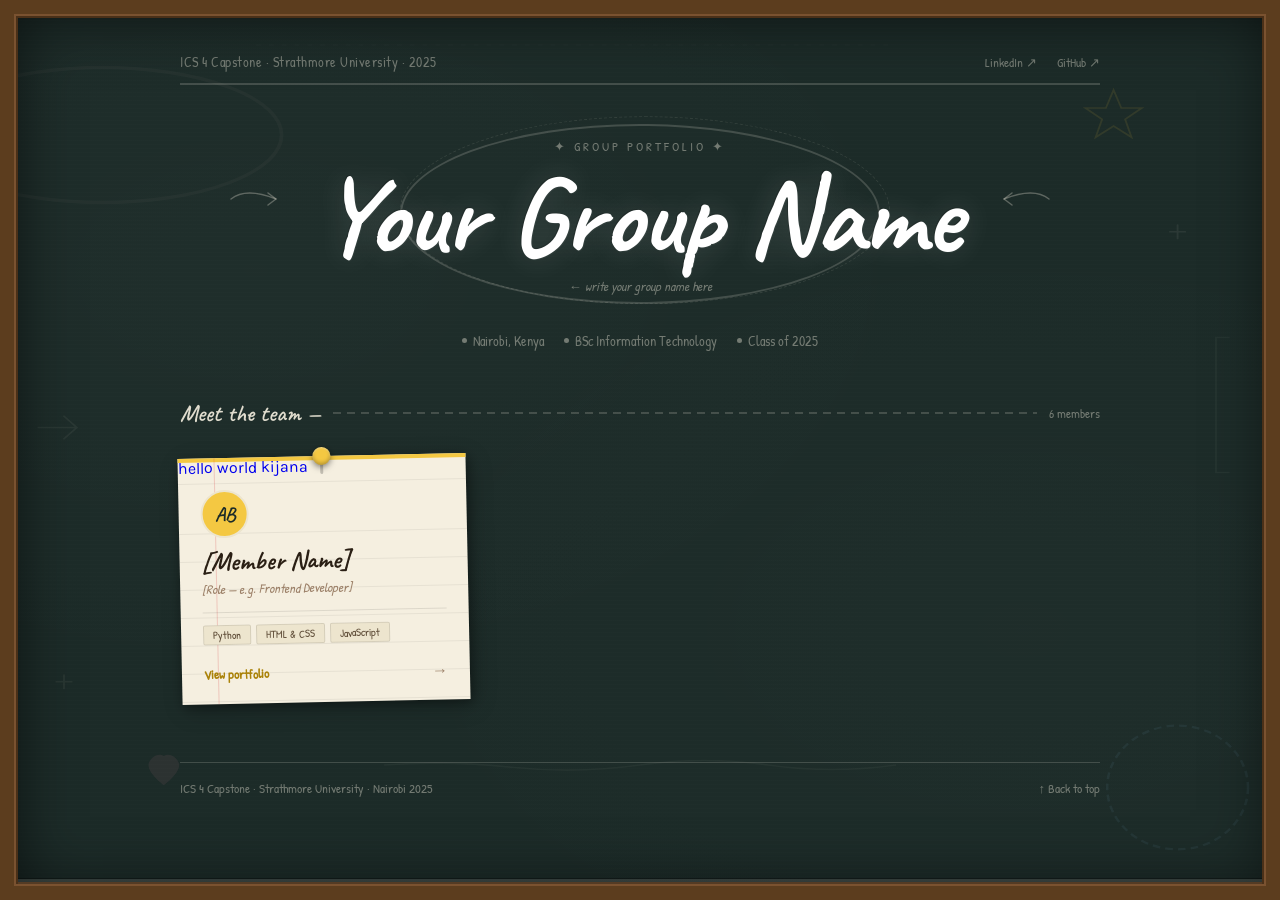
<file: index.html>
<!DOCTYPE html>
<html lang="en">
<head>
  <meta charset="UTF-8">
  <meta name="viewport" content="width=device-width, initial-scale=1.0">
  <title>ICS 4 Capstone 2025 — Group Portfolio</title>
  <link rel="preconnect" href="https://fonts.googleapis.com">
  <link rel="preconnect" href="https://fonts.gstatic.com" crossorigin>
  <link href="https://fonts.googleapis.com/css2?family=Caveat:wght@400;500;600;700&family=Karla:ital,wght@0,300;0,400;0,500;0,600;1,300;1,400&family=Patrick+Hand&display=swap" rel="stylesheet">
  <style>
    *, *::before, *::after { box-sizing: border-box; margin: 0; padding: 0; }

    :root {
      --board:     #1C2B28;
      --board2:    #243330;
      --board3:    #2D3E3A;
      --chalk:     rgba(245,239,224,0.90);
      --chalk-dim: rgba(245,239,224,0.40);
      --chalk-faint: rgba(245,239,224,0.18);
      --card:      #F5EFE0;
      --card2:     #EDE5CE;
      --card-ink:  #2A1F14;
      --card-ink2: #5C4A35;
      --card-ink3: #9C8068;

      /* Chalk colours — one per member */
      --k1: #F4C842;   /* yellow chalk  */
      --k2: #F07B5A;   /* orange chalk  */
      --k3: #82D9B4;   /* mint chalk    */
      --k4: #8BBFE8;   /* blue chalk    */
      --k5: #D98BE0;   /* lavender chalk*/
      --k6: #F08BA8;   /* pink chalk    */
    }

    html { scroll-behavior: smooth; }

    body {
      font-family: 'Karla', system-ui, sans-serif;
      background: var(--board);
      color: var(--chalk);
      min-height: 100vh;
      -webkit-font-smoothing: antialiased;
      overflow-x: hidden;
      /* Chalkboard texture: subtle noise via repeating gradients */
      background-image:
        radial-gradient(ellipse at 20% 30%, rgba(255,255,255,0.015) 0%, transparent 50%),
        radial-gradient(ellipse at 80% 70%, rgba(255,255,255,0.010) 0%, transparent 50%),
        repeating-linear-gradient(
          0deg,
          transparent,
          transparent 3px,
          rgba(255,255,255,0.006) 3px,
          rgba(255,255,255,0.006) 4px
        );
    }

    /* ── CHALK SMUDGE LAYER (decorative bg marks) ───────────────────────────── */
    .smudges {
      position: fixed;
      inset: 0;
      pointer-events: none;
      z-index: 0;
      overflow: hidden;
    }

    /* ── BOARD FRAME ─────────────────────────────────────────────────────────── */
    /* Wooden frame effect — border + inner shadow */
    body::before {
      content: '';
      position: fixed;
      inset: 0;
      box-shadow:
        inset 0 0 0 14px #5C3D1E,
        inset 0 0 0 16px #7A5230,
        inset 0 0 0 18px #4A3018,
        inset 18px 18px 60px rgba(0,0,0,0.5),
        inset -18px -18px 60px rgba(0,0,0,0.35);
      pointer-events: none;
      z-index: 200;
    }

    /* ── CHALK TRAY LINE at bottom ───────────────────────────────────────────── */
    body::after {
      content: '';
      position: fixed;
      bottom: 18px; left: 18px; right: 18px;
      height: 3px;
      background: rgba(245,239,224,0.12);
      box-shadow: 0 2px 0 rgba(245,239,224,0.06), 0 -1px 0 rgba(0,0,0,0.3);
      z-index: 201;
    }

    /* ── MAIN WRAP ───────────────────────────────────────────────────────────── */
    .board-wrap {
      position: relative;
      z-index: 5;
      max-width: 1000px;
      margin: 0 auto;
      padding: 52px 40px 72px;
    }

    /* ── HEADER — chalked programme label ────────────────────────────────────── */
    .board-header {
      display: flex;
      align-items: center;
      justify-content: space-between;
      margin-bottom: 12px;
      padding-bottom: 12px;
      border-bottom: 2px solid var(--chalk-faint);
    }

    .prog-label {
      font-family: 'Patrick Hand', cursive;
      font-size: 14px;
      color: var(--chalk-dim);
      letter-spacing: 0.5px;
    }

    .header-links {
      display: flex;
      gap: 20px;
    }

    .header-link {
      font-family: 'Patrick Hand', cursive;
      font-size: 13px;
      color: var(--chalk-dim);
      text-decoration: none;
      position: relative;
    }

    /* Chalk underline on hover */
    .header-link::after {
      content: '';
      position: absolute;
      bottom: -2px; left: 0; right: 0;
      height: 1.5px;
      background: var(--chalk-dim);
      transform: scaleX(0);
      transition: transform 0.2s;
    }
    .header-link:hover { color: var(--chalk); }
    .header-link:hover::after { transform: scaleX(1); }

    /* ── GROUP NAME — centrepiece ─────────────────────────────────────────────── */
    .centrepiece {
      text-align: center;
      padding: 40px 20px 36px;
      position: relative;
    }

    /* Decorative chalk circle behind group name */
    .centrepiece::before {
      content: '';
      position: absolute;
      top: 50%; left: 50%;
      transform: translate(-50%, -50%);
      width: min(480px, 90%);
      height: 180px;
      border: 2px solid var(--chalk-faint);
      border-radius: 50%;
    }

    /* Second wobbly circle — slightly offset, hand-drawn feel */
    .centrepiece::after {
      content: '';
      position: absolute;
      top: 50%; left: 50%;
      transform: translate(-49%, -52%);
      width: min(490px, 92%);
      height: 188px;
      border: 1px dashed rgba(245,239,224,0.10);
      border-radius: 50%;
    }

    .centre-kicker {
      font-family: 'Patrick Hand', cursive;
      font-size: 13px;
      color: var(--chalk-dim);
      letter-spacing: 3px;
      text-transform: uppercase;
      margin-bottom: 6px;
      position: relative; z-index: 2;
    }

    .group-name {
      font-family: 'Caveat', cursive;
      font-size: clamp(56px, 11vw, 110px);
      font-weight: 700;
      color: #FFFFFF;
      line-height: 1.0;
      letter-spacing: -1px;
      position: relative; z-index: 2;
      /* Chalk texture: slight text-shadow layering */
      text-shadow:
        0 0 30px rgba(255,255,255,0.15),
        1px 1px 0 rgba(255,255,255,0.04),
        -1px -1px 0 rgba(0,0,0,0.2);
      margin-bottom: 6px;
    }

    .group-hint {
      font-family: 'Patrick Hand', cursive;
      font-size: 13px;
      color: var(--chalk-dim);
      font-style: italic;
      position: relative; z-index: 2;
    }

    /* ── CHALK DOODLE SVGs (decorative) ──────────────────────────────────────── */
    .doodle {
      position: absolute;
      pointer-events: none;
      z-index: 3;
    }

    /* ── META TAGS row ───────────────────────────────────────────────────────── */
    .meta-row {
      display: flex;
      align-items: center;
      justify-content: center;
      gap: 20px;
      margin: 0 0 48px;
      flex-wrap: wrap;
    }

    .meta-item {
      font-family: 'Patrick Hand', cursive;
      font-size: 14px;
      color: var(--chalk-dim);
      display: flex;
      align-items: center;
      gap: 6px;
    }

    .meta-dot {
      display: inline-block;
      width: 5px; height: 5px;
      border-radius: 50%;
      background: var(--chalk-dim);
      flex-shrink: 0;
    }

    /* ── SECTION LABEL ───────────────────────────────────────────────────────── */
    .section-label-row {
      display: flex;
      align-items: center;
      gap: 12px;
      margin-bottom: 28px;
    }

    .section-label {
      font-family: 'Caveat', cursive;
      font-size: 24px;
      font-weight: 600;
      color: var(--chalk);
      white-space: nowrap;
    }

    .section-rule {
      flex: 1;
      height: 1.5px;
      /* Dashed chalk line */
      background: repeating-linear-gradient(
        90deg,
        var(--chalk-faint) 0px,
        var(--chalk-faint) 8px,
        transparent 8px,
        transparent 14px
      );
    }

    .section-count {
      font-family: 'Patrick Hand', cursive;
      font-size: 13px;
      color: var(--chalk-dim);
    }

    /* ── CARDS GRID ──────────────────────────────────────────────────────────── */
    .cards-grid {
      display: grid;
      grid-template-columns: repeat(auto-fill, minmax(270px, 1fr));
      gap: 28px;
    }

    /* ── CARD — index card pinned to board ───────────────────────────────────── */
    .card {
      background: var(--card);
      position: relative;
      padding: 32px 22px 20px;
      text-decoration: none;
      display: flex;
      flex-direction: column;
      gap: 0;
      /* Slightly rotated — hand-pinned feel. Each card has a different rotation */
      box-shadow:
        2px 3px 12px rgba(0,0,0,0.35),
        4px 6px 24px rgba(0,0,0,0.20);
      transition: transform 0.2s ease, box-shadow 0.2s ease;
    }

    /* Alternating card rotations */
    .card:nth-child(1) { transform: rotate(-1.2deg); }
    .card:nth-child(2) { transform: rotate(0.8deg); }
    .card:nth-child(3) { transform: rotate(-0.5deg); }
    .card:nth-child(4) { transform: rotate(1.5deg); }
    .card:nth-child(5) { transform: rotate(-1.0deg); }
    .card:nth-child(6) { transform: rotate(0.6deg); }

    .card:hover {
      transform: rotate(0deg) translateY(-6px) scale(1.02);
      box-shadow:
        4px 8px 24px rgba(0,0,0,0.45),
        8px 16px 48px rgba(0,0,0,0.25);
      z-index: 10;
    }

    /* Thumbtack — pure CSS pin */
    .card::before {
      content: '';
      position: absolute;
      top: -9px;
      left: 50%;
      transform: translateX(-50%);
      width: 18px;
      height: 18px;
      border-radius: 50%;
      background: var(--pin-col, #F4C842);
      box-shadow:
        0 2px 6px rgba(0,0,0,0.5),
        inset 0 -2px 4px rgba(0,0,0,0.25),
        inset 0 1px 2px rgba(255,255,255,0.4);
      z-index: 5;
    }

    /* Pin shaft shadow */
    .card::after {
      content: '';
      position: absolute;
      top: 8px;
      left: 50%;
      transform: translateX(-50%);
      width: 3px;
      height: 10px;
      background: rgba(0,0,0,0.2);
      border-radius: 0 0 2px 2px;
      z-index: 4;
    }

    /* Coloured top stripe on each card */
    .card-stripe {
      position: absolute;
      top: 0; left: 0; right: 0;
      height: 4px;
      background: var(--pin-col, #F4C842);
    }

    /* Lined paper effect inside card */
    .card-lines {
      position: absolute;
      inset: 0;
      pointer-events: none;
      background: repeating-linear-gradient(
        to bottom,
        transparent,
        transparent 27px,
        rgba(0,0,0,0.06) 27px,
        rgba(0,0,0,0.06) 28px
      );
      background-position: 0 48px;
    }

    /* Red margin line */
    .card-margin {
      position: absolute;
      top: 0; bottom: 0;
      left: 36px;
      width: 1px;
      background: rgba(220,80,80,0.25);
    }

    /* Card content */
    .card-content { position: relative; z-index: 2; }

    /* Avatar + initials */
    .card-avatar {
      width: 48px;
      height: 48px;
      border-radius: 50%;
      background: var(--pin-col, #F4C842);
      display: flex;
      align-items: center;
      justify-content: center;
      font-family: 'Caveat', cursive;
      font-size: 20px;
      font-weight: 700;
      color: var(--board);
      margin-bottom: 10px;
      border: 2px solid var(--card2);
      overflow: hidden;
    }

    .card-avatar img {
      width: 100%; height: 100%;
      object-fit: cover;
      display: block;
    }

    .card-name {
      font-family: 'Caveat', cursive;
      font-size: 26px;
      font-weight: 700;
      color: var(--card-ink);
      line-height: 1.1;
      margin-bottom: 3px;
    }

    .card-role {
      font-family: 'Patrick Hand', cursive;
      font-size: 13px;
      color: var(--card-ink3);
      margin-bottom: 14px;
      font-style: italic;
    }

    .card-divider {
      width: 100%;
      height: 1px;
      background: rgba(0,0,0,0.1);
      margin-bottom: 12px;
    }

    .card-tags {
      display: flex;
      flex-wrap: wrap;
      gap: 5px;
      margin-bottom: 16px;
    }

    .card-tag {
      font-family: 'Patrick Hand', cursive;
      font-size: 11px;
      color: var(--card-ink2);
      background: var(--card2);
      border: 1px solid rgba(0,0,0,0.10);
      padding: 2px 9px;
      border-radius: 2px;
    }

    .card-cta {
      display: flex;
      align-items: center;
      justify-content: space-between;
      margin-top: auto;
      padding-top: 4px;
    }

    .card-cta-text {
      font-family: 'Patrick Hand', cursive;
      font-size: 13px;
      font-weight: 600;
      color: var(--pin-col, #F4C842);
      /* Override yellow on cream */
      filter: brightness(0.65) saturate(1.4);
    }

    .card-arrow {
      font-family: 'Karla', sans-serif;
      font-size: 16px;
      color: var(--card-ink3);
      transition: transform 0.15s;
    }

    .card:hover .card-arrow { transform: translateX(4px); }

    /* ── FOOTER ──────────────────────────────────────────────────────────────── */
    .board-footer {
      margin-top: 60px;
      padding-top: 16px;
      border-top: 1.5px solid var(--chalk-faint);
      display: flex;
      align-items: center;
      justify-content: space-between;
      flex-wrap: wrap;
      gap: 10px;
    }

    .footer-copy {
      font-family: 'Patrick Hand', cursive;
      font-size: 13px;
      color: var(--chalk-dim);
    }

    .footer-back {
      font-family: 'Patrick Hand', cursive;
      font-size: 13px;
      color: var(--chalk-dim);
      text-decoration: none;
    }

    .footer-back:hover { color: var(--chalk); }

    /* ── RESPONSIVE ──────────────────────────────────────────────────────────── */
    @media (max-width: 600px) {
      .board-wrap { padding: 40px 24px 60px; }
      .cards-grid { grid-template-columns: 1fr; gap: 36px; }
      .centrepiece::before, .centrepiece::after { display: none; }
    }

    @media (prefers-reduced-motion: reduce) {
      .card { transition: none; transform: none !important; }
      .card-arrow { transition: none; }
      .header-link::after { transition: none; }
    }
  </style>
</head>
<body>

<!-- Smudge layer -->
<div class="smudges" aria-hidden="true">
  <!-- Chalk smudges — large blurred SVG marks -->
  <svg width="100%" height="100%" viewBox="0 0 1000 800" preserveAspectRatio="none" opacity="0.4">
    <!-- Top-left chalk smudge -->
    <ellipse cx="80" cy="120" rx="140" ry="60" fill="none" stroke="rgba(245,239,224,0.08)" stroke-width="3"/>
    <!-- Star doodle top-right -->
    <path d="M870 80 L876 96 L892 96 L879 106 L884 122 L870 112 L856 122 L861 106 L848 96 L864 96 Z"
          fill="none" stroke="rgba(244,200,66,0.25)" stroke-width="1.5"/>
    <!-- Arrow doodle left side -->
    <path d="M30 380 L60 380 M50 370 L60 380 L50 390" stroke="rgba(245,239,224,0.15)" stroke-width="1.5" fill="none" stroke-linecap="round"/>
    <!-- Underline squiggle centre-bottom -->
    <path d="M300 680 Q350 676 400 682 Q450 688 500 680 Q550 672 600 680 Q650 688 700 680"
          stroke="rgba(245,239,224,0.10)" stroke-width="1.5" fill="none"/>
    <!-- Circle doodle bottom-right -->
    <circle cx="920" cy="700" r="55" fill="none" stroke="rgba(139,191,232,0.18)" stroke-width="2" stroke-dasharray="6 4"/>
    <!-- Plus marks -->
    <path d="M920 200 L920 212 M914 206 L926 206" stroke="rgba(245,239,224,0.18)" stroke-width="1.5" stroke-linecap="round"/>
    <path d="M50 600 L50 612 M44 606 L56 606" stroke="rgba(245,239,224,0.15)" stroke-width="1.5" stroke-linecap="round"/>
    <!-- Dotted line top -->
    <line x1="200" y1="40" x2="700" y2="40" stroke="rgba(245,239,224,0.07)" stroke-width="1" stroke-dasharray="4 6"/>
    <!-- Small hearts -->
    <path d="M140 680 C140 675 133 668 128 672 C123 668 116 675 116 680 C116 688 128 698 128 698 C128 698 140 688 140 680Z"
          fill="rgba(240,139,168,0.20)"/>
    <!-- Bracket doodle -->
    <path d="M960 300 L950 300 L950 420 L960 420" stroke="rgba(245,239,224,0.10)" stroke-width="1.5" fill="none" stroke-linecap="round"/>
  </svg>
</div>

<div class="board-wrap">

  <!-- Header -->
  <header class="board-header">
    <span class="prog-label">ICS 4 Capstone · Strathmore University · 2025</span>
    <nav class="header-links">
      <a href="[Your LinkedIn URL]" target="_blank" rel="noopener" class="header-link">LinkedIn ↗</a>
      <a href="https://github.com/[your-username]" target="_blank" rel="noopener" class="header-link">GitHub ↗</a>
    </nav>
  </header>

  <!-- Centrepiece group name -->
  <div class="centrepiece">

    <!-- Chalk doodle arrows flanking the name -->
    <svg class="doodle" style="left:5%;top:35%;width:60px;height:40px" viewBox="0 0 60 40" fill="none" aria-hidden="true">
      <path d="M5 20 Q20 8 50 20" stroke="rgba(245,239,224,0.3)" stroke-width="1.5" stroke-linecap="round"/>
      <path d="M42 14 L50 20 L42 26" stroke="rgba(245,239,224,0.3)" stroke-width="1.5" stroke-linecap="round" stroke-linejoin="round"/>
    </svg>
    <svg class="doodle" style="right:5%;top:35%;width:60px;height:40px" viewBox="0 0 60 40" fill="none" aria-hidden="true">
      <path d="M55 20 Q40 8 10 20" stroke="rgba(245,239,224,0.3)" stroke-width="1.5" stroke-linecap="round"/>
      <path d="M18 14 L10 20 L18 26" stroke="rgba(245,239,224,0.3)" stroke-width="1.5" stroke-linecap="round" stroke-linejoin="round"/>
    </svg>

    <p class="centre-kicker">✦ Group Portfolio ✦</p>

    <!--
      ╔════════════════════════════════════════════════════╗
      ║  Replace "Your Group Name" with your group name.  ║
      ║  Keep it short — 1 to 3 words works best.         ║
      ╚════════════════════════════════════════════════════╝
    -->
    <h1 class="group-name">Your Group Name</h1>
    <p class="group-hint">← write your group name here</p>
  </div>

  <!-- Meta info row -->
  <div class="meta-row">
    <span class="meta-item"><span class="meta-dot"></span> Nairobi, Kenya</span>
    <span class="meta-item"><span class="meta-dot"></span> BSc Information Technology</span>
    <span class="meta-item"><span class="meta-dot"></span> Class of 2025</span>
  </div>

  <!-- Section label -->
  <div class="section-label-row">
    <span class="section-label">Meet the team —</span>
    <div class="section-rule" aria-hidden="true"></div>
    <!--
      Update the number below to match how many members are in your group
    -->
    <span class="section-count">6 members</span>
  </div>

  <!-- Cards grid -->
  <!--
    ╔═══════════════════════════════════════════════════════════════════╗
    ║  HOW TO CUSTOMISE EACH CARD:                                     ║
    ║  1. Change --pin-col to any colour for the thumbtack + stripe    ║
    ║  2. Change the two-letter initials inside .card-avatar           ║
    ║  3. Replace [Member Name], [Role], and the tech tags             ║
    ║  4. Update href to that member's about-me.html file              ║
    ║  5. To add a real photo: put <img> inside .card-avatar           ║
    ╚═══════════════════════════════════════════════════════════════════╝
  -->
  <div class="cards-grid">

    <!-- Member 1 -->
    <a class="card" href="tevintajeu/about-me.html" style="--pin-col: var(--k1)">
      <div class="card-stripe"></div>
      <div class="card-lines" aria-hidden="true">hello world kijana</div>
      <div class="card-margin" aria-hidden="true"></div>
      <div class="card-content">
        <div class="card-avatar">AB</div>
        <p class="card-name">[Member Name]</p>
        <p class="card-role">[Role — e.g. Frontend Developer]</p>
        <div class="card-divider"></div>
        <div class="card-tags">
          <span class="card-tag">Python</span>
          <span class="card-tag">HTML & CSS</span>
          <span class="card-tag">JavaScript</span>
        </div>
        <div class="card-cta">
          <span class="card-cta-text">View portfolio</span>
          <span class="card-arrow">→</span>
        </div>
      </div>
    </a>

    
  </div><!-- /cards-grid -->

  <!-- Footer -->
  <footer class="board-footer">
    <span class="footer-copy">ICS 4 Capstone · Strathmore University · Nairobi 2025</span>
    <a href="#" class="footer-back">↑ Back to top</a>
  </footer>

</div><!-- /board-wrap -->

</body>
</html>
</file>
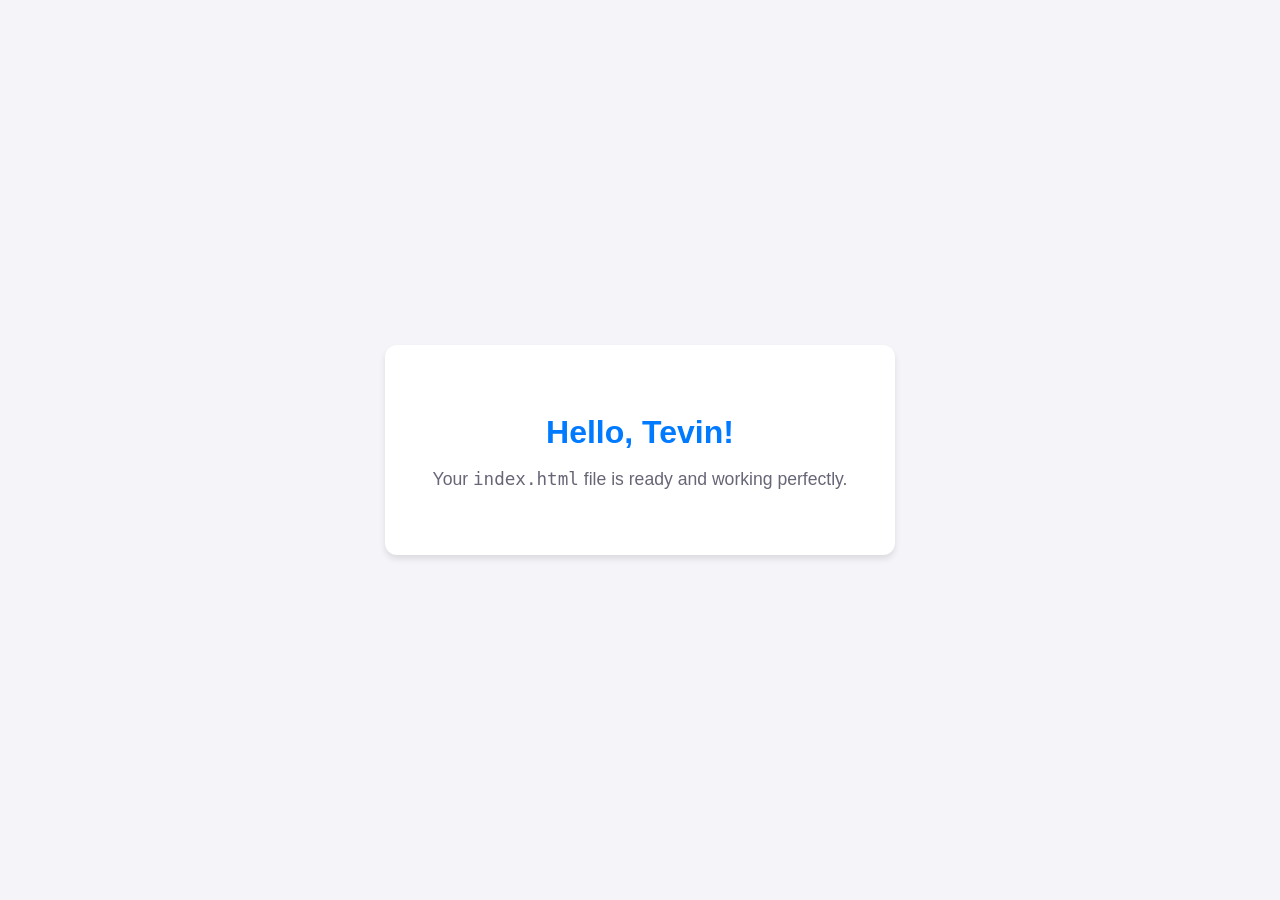
<file: aboutUs.html>
<!DOCTYPE html>
<html lang="en">
<head>
    <meta charset="UTF-8">
    <meta name="viewport" content="width=device-width, initial-scale=1.0">
    <title>Welcome Page</title>
    <style>
        body {
            font-family: -apple-system, BlinkMacSystemFont, "Segoe UI", Roboto, Helvetica, Arial, sans-serif;
            background-color: #f4f4f9;
            color: #333;
            display: flex;
            justify-content: center;
            align-items: center;
            height: 100vh;
            margin: 0;
        }
        .container {
            text-align: center;
            background: white;
            padding: 3rem;
            border-radius: 12px;
            box-shadow: 0 4px 6px rgba(0, 0, 0, 0.1);
        }
        h1 {
            color: #007aff;
            margin-bottom: 1rem;
        }
        p {
            color: #667;
            font-size: 1.1rem;
        }
    </style>
</head>
<body>

    <div class="container">
        <h1>Hello, Tevin!</h1>
        <p>Your <code>index.html</code> file is ready and working perfectly.</p>
    </div>

</body>
</html>
</file>
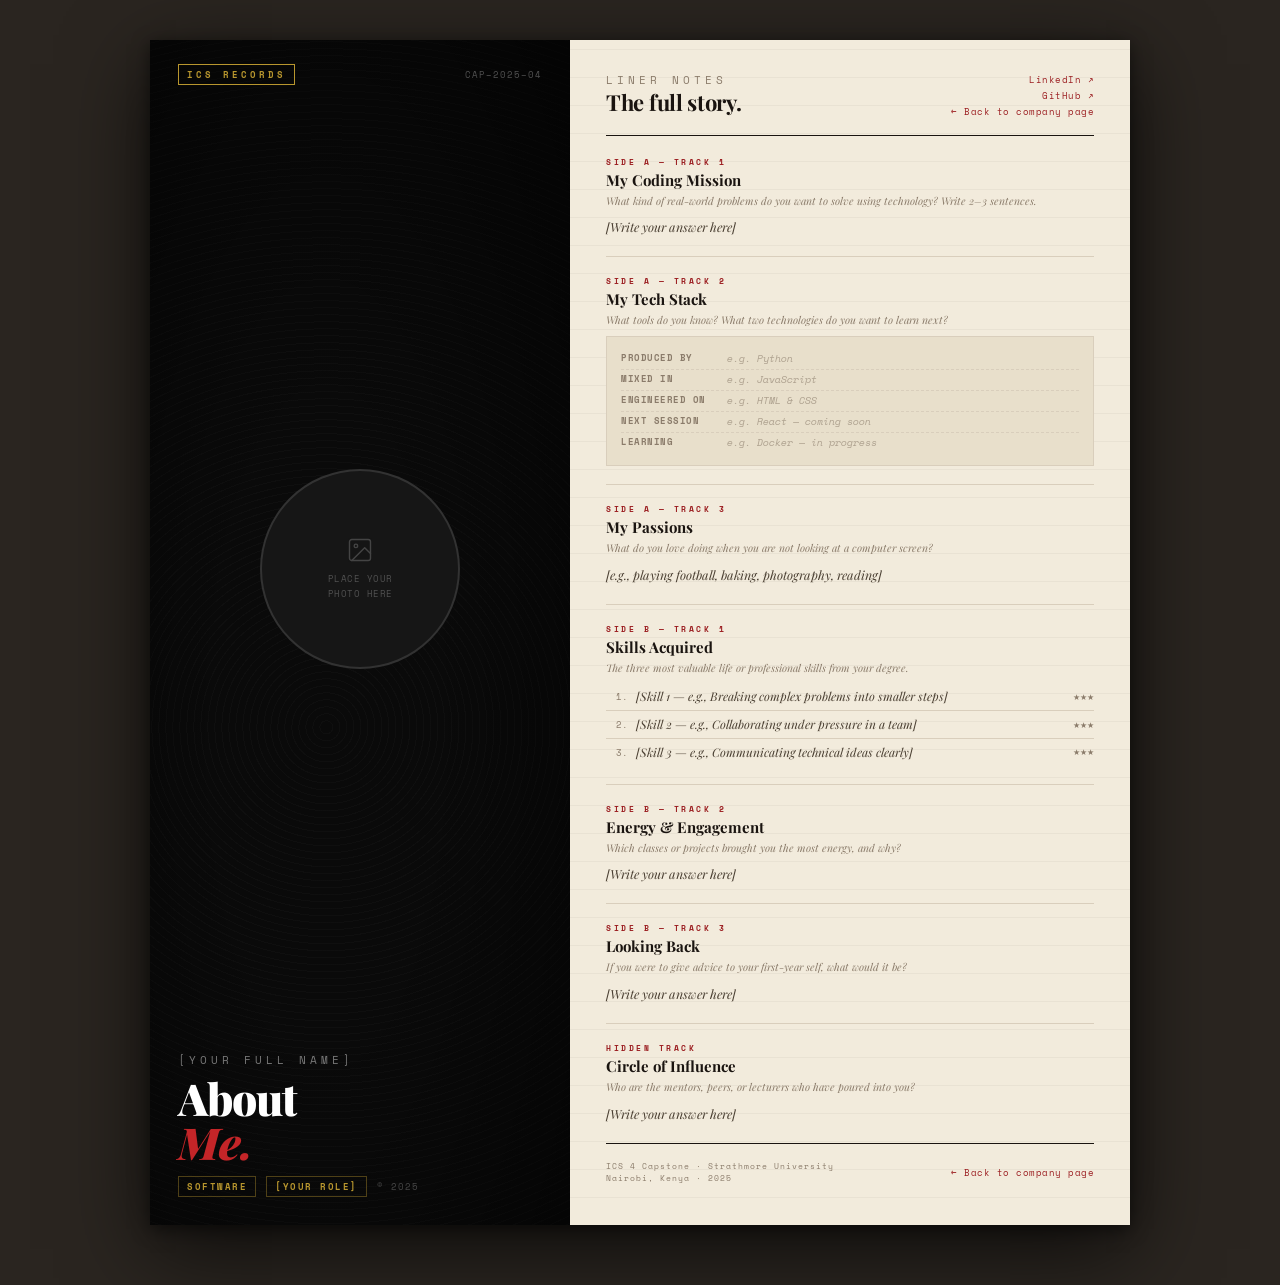
<file: solini_profile.html>
<!DOCTYPE html>
<html lang="en">
<head>
  <meta charset="UTF-8">
  <meta name="viewport" content="width=device-width, initial-scale=1.0">
  <title>Solosuperstarrrrr</title>
  <link rel="preconnect" href="https://fonts.googleapis.com">
  <link rel="preconnect" href="https://fonts.gstatic.com" crossorigin>
  <link href="https://fonts.googleapis.com/css2?family=Playfair+Display:ital,wght@0,400;0,700;0,900;1,400;1,700&family=Space+Mono:ital,wght@0,400;0,700;1,400&display=swap" rel="stylesheet">
  <style>
    *, *::before, *::after { box-sizing: border-box; margin: 0; padding: 0; }

    :root {
      --vinyl:      #0A0A0A;
      --vinyl-mid:  #161616;
      --groove:     #1F1F1F;
      --paper:      #F2EBDC;
      --paper2:     #E8DFCB;
      --paper3:     #D9CEBC;
      --ink:        #1A1410;
      --ink2:       #4A3F32;
      --ink3:       #8A7B6A;
      --red:        #9B1D20;
      --red2:       #C42528;
      --cream:      #FAF5EC;
      --gold:       #B8962E;
    }

    html { height: 100%; }

    body {
      font-family: 'Playfair Display', Georgia, serif;
      background: #2A2520;
      min-height: 100vh;
      display: flex;
      align-items: flex-start;
      justify-content: center;
      padding: 40px 20px 60px;
      -webkit-font-smoothing: antialiased;
    }

    /* ── SLEEVE WRAPPER ───────────────────────────────────────────────────────── */
    .sleeve {
      width: 100%;
      max-width: 980px;
      display: grid;
      grid-template-columns: 420px 1fr;
      min-height: 600px;
      box-shadow: 0 24px 80px rgba(0,0,0,0.7), 0 4px 16px rgba(0,0,0,0.5);
    }

    /* ── LEFT: ALBUM COVER ────────────────────────────────────────────────────── */
    .cover {
      background: var(--vinyl);
      position: relative;
      overflow: hidden;
      min-height: 520px;
      display: flex;
      flex-direction: column;
    }

    /* Vinyl groove rings — the signature CSS technique */
    .grooves {
      position: absolute;
      inset: 0;
      background: repeating-radial-gradient(
        circle at 42% 58%,
        transparent 0px,
        transparent 6px,
        rgba(255,255,255,0.018) 6px,
        rgba(255,255,255,0.018) 7px
      );
      pointer-events: none;
      z-index: 1;
    }

    /* Subtle vignette */
    .vignette {
      position: absolute;
      inset: 0;
      background: radial-gradient(ellipse at 42% 58%, transparent 30%, rgba(0,0,0,0.65) 100%);
      pointer-events: none;
      z-index: 2;
    }

    /* Label area top */
    .cover-label-top {
      position: relative;
      z-index: 10;
      padding: 24px 28px 0;
      display: flex;
      align-items: center;
      justify-content: space-between;
    }

    .label-logo {
      font-family: 'Space Mono', monospace;
      font-size: 9px;
      font-weight: 700;
      letter-spacing: 3px;
      text-transform: uppercase;
      color: var(--gold);
      border: 1px solid var(--gold);
      padding: 3px 8px;
    }

    .label-cat {
      font-family: 'Space Mono', monospace;
      font-size: 9px;
      color: rgba(255,255,255,0.3);
      letter-spacing: 1px;
    }

    /* Photo sits centre-cover */
    .cover-photo-wrap {
      position: relative;
      z-index: 10;
      flex: 1;
      display: flex;
      align-items: center;
      justify-content: center;
      padding: 20px 32px;
    }

    .cover-photo {
      width: 200px;
      height: 200px;
      border-radius: 50%;
      border: 2px solid rgba(255,255,255,0.12);
      background: var(--vinyl-mid);
      overflow: hidden;
      display: flex;
      flex-direction: column;
      align-items: center;
      justify-content: center;
      gap: 8px;
      cursor: pointer;
      position: relative;
    }

    /* Inner groove ring around photo */
    .cover-photo::before {
      content: '';
      position: absolute;
      inset: -10px;
      border-radius: 50%;
      border: 1px solid rgba(255,255,255,0.06);
      pointer-events: none;
    }

    .cover-photo::after {
      content: '';
      position: absolute;
      inset: -20px;
      border-radius: 50%;
      border: 1px solid rgba(255,255,255,0.04);
      pointer-events: none;
    }

    .cover-photo img {
      width: 100%;
      height: 100%;
      object-fit: cover;
      display: block;
    }

    .upload-icon { opacity: 0.2; }

    .upload-hint {
      font-family: 'Space Mono', monospace;
      font-size: 9px;
      color: rgba(255,255,255,0.25);
      text-align: center;
      line-height: 1.6;
      letter-spacing: 0.5px;
      text-transform: uppercase;
    }

    /* Cover text bottom */
    .cover-text {
      position: relative;
      z-index: 10;
      padding: 0 28px 28px;
    }

    .cover-artist {
      font-size: 11px;
      font-weight: 400;
      letter-spacing: 4px;
      text-transform: uppercase;
      color: rgba(255,255,255,0.45);
      font-family: 'Space Mono', monospace;
      margin-bottom: 8px;
    }

    .cover-title {
      font-size: clamp(28px, 5vw, 44px);
      font-weight: 900;
      color: #FFFFFF;
      line-height: 1.0;
      letter-spacing: -1px;
      margin-bottom: 12px;
    }

    .cover-title em {
      font-style: italic;
      color: var(--red2);
    }

    .cover-genre-row {
      display: flex;
      align-items: center;
      gap: 10px;
    }

    .genre-tag {
      font-family: 'Space Mono', monospace;
      font-size: 8.5px;
      font-weight: 700;
      letter-spacing: 1.5px;
      text-transform: uppercase;
      color: var(--gold);
      border: 1px solid rgba(184,150,46,0.4);
      padding: 3px 8px;
    }

    .cover-year {
      font-family: 'Space Mono', monospace;
      font-size: 9px;
      color: rgba(255,255,255,0.25);
      letter-spacing: 1px;
    }

    /* ── RIGHT: LINER NOTES ───────────────────────────────────────────────────── */
    .liner {
      background: var(--paper);
      padding: 32px 36px 40px;
      display: flex;
      flex-direction: column;
      gap: 0;
      position: relative;
      overflow: hidden;
    }

    /* Subtle aged paper texture via gradient */
    .liner::before {
      content: '';
      position: absolute;
      inset: 0;
      background:
        repeating-linear-gradient(
          0deg,
          transparent,
          transparent 27px,
          rgba(0,0,0,0.04) 27px,
          rgba(0,0,0,0.04) 28px
        );
      pointer-events: none;
      z-index: 0;
    }

    .liner > * { position: relative; z-index: 1; }

    /* Liner header */
    .liner-masthead {
      display: flex;
      align-items: flex-start;
      justify-content: space-between;
      margin-bottom: 20px;
      padding-bottom: 14px;
      border-bottom: 1.5px solid var(--ink);
    }

    .masthead-left h2 {
      font-size: 11px;
      font-weight: 400;
      letter-spacing: 4px;
      text-transform: uppercase;
      color: var(--ink3);
      font-family: 'Space Mono', monospace;
      margin-bottom: 2px;
    }

    .masthead-left p {
      font-size: 22px;
      font-weight: 700;
      color: var(--ink);
      line-height: 1.1;
      letter-spacing: -0.3px;
    }

    .masthead-right {
      text-align: right;
    }

    .masthead-right a {
      display: block;
      font-family: 'Space Mono', monospace;
      font-size: 9px;
      color: var(--red);
      text-decoration: none;
      letter-spacing: 0.5px;
      line-height: 1.8;
    }

    .masthead-right a:hover { text-decoration: underline; }

    /* ── NOTES SECTION ────────────────────────────────────────────────────────── */
    .note-section {
      margin-bottom: 18px;
      padding-bottom: 18px;
      border-bottom: 0.5px solid var(--paper3);
    }

    .note-section:last-of-type {
      border-bottom: none;
      margin-bottom: 0;
    }

    .note-kicker {
      font-family: 'Space Mono', monospace;
      font-size: 8px;
      font-weight: 700;
      letter-spacing: 2.5px;
      text-transform: uppercase;
      color: var(--red);
      margin-bottom: 3px;
    }

    .note-heading {
      font-size: 15px;
      font-weight: 700;
      color: var(--ink);
      margin-bottom: 5px;
      line-height: 1.2;
    }

    .note-prompt {
      font-size: 10.5px;
      font-style: italic;
      color: var(--ink3);
      margin-bottom: 7px;
      line-height: 1.5;
      font-family: 'Playfair Display', serif;
    }

    .note-body {
      font-size: 12.5px;
      color: var(--ink2);
      line-height: 1.75;
      font-family: 'Playfair Display', serif;
      font-style: italic;
    }

    /* ── CREDITS BLOCK (tech stack) ───────────────────────────────────────────── */
    .credits-block {
      background: var(--paper2);
      border: 0.5px solid var(--paper3);
      padding: 12px 14px;
      font-family: 'Space Mono', monospace;
    }

    .credits-row {
      display: grid;
      grid-template-columns: 100px 1fr;
      gap: 6px;
      font-size: 10px;
      line-height: 2;
      border-bottom: 0.5px dashed var(--paper3);
    }

    .credits-row:last-child { border-bottom: none; }

    .credits-key {
      color: var(--ink3);
      font-weight: 700;
      letter-spacing: 0.5px;
      text-transform: uppercase;
      font-size: 9px;
    }

    .credits-val {
      color: var(--ink2);
      font-weight: 400;
      font-style: italic;
    }

    .credits-val.placeholder {
      color: var(--ink3);
      opacity: 0.6;
    }

    /* ── TRACK LISTING (skills) ───────────────────────────────────────────────── */
    .tracklist {
      display: flex;
      flex-direction: column;
      gap: 0;
    }

    .track {
      display: grid;
      grid-template-columns: 22px 1fr 28px;
      align-items: center;
      gap: 8px;
      padding: 5px 0;
      border-bottom: 0.5px solid var(--paper3);
      font-size: 11.5px;
    }

    .track:last-child { border-bottom: none; }

    .track-num {
      font-family: 'Space Mono', monospace;
      font-size: 9px;
      color: var(--ink3);
      text-align: right;
    }

    .track-title {
      font-family: 'Playfair Display', serif;
      font-style: italic;
      color: var(--ink2);
      font-size: 12px;
      line-height: 1.4;
    }

    .track-dur {
      font-family: 'Space Mono', monospace;
      font-size: 8px;
      color: var(--ink3);
      text-align: right;
    }

    /* ── LINER FOOTER ─────────────────────────────────────────────────────────── */
    .liner-footer {
      margin-top: auto;
      padding-top: 16px;
      border-top: 1.5px solid var(--ink);
      display: flex;
      align-items: center;
      justify-content: space-between;
      flex-wrap: wrap;
      gap: 8px;
    }

    .liner-footer-copy {
      font-family: 'Space Mono', monospace;
      font-size: 8px;
      color: var(--ink3);
      letter-spacing: 1px;
      line-height: 1.6;
    }

    .liner-footer-back {
      font-family: 'Space Mono', monospace;
      font-size: 9px;
      color: var(--red);
      text-decoration: none;
      letter-spacing: 0.5px;
    }

    .liner-footer-back:hover { text-decoration: underline; }

    /* ── RESPONSIVE ───────────────────────────────────────────────────────────── */
    @media (max-width: 720px) {
      body { padding: 0 0 40px; }
      .sleeve { grid-template-columns: 1fr; max-width: 500px; }
      .cover { min-height: 400px; }
      .cover-photo { width: 150px; height: 150px; }
      .liner { padding: 24px 24px 32px; }
    }

    @media (prefers-reduced-motion: reduce) { * { transition: none !important; } }
  </style>
</head>
<body>

<div class="sleeve">

  <!-- ══ LEFT: ALBUM COVER ════════════════════════════════════════════════════ -->
  <div class="cover">
    <div class="grooves" aria-hidden="true"></div>
    <div class="vignette" aria-hidden="true"></div>

    <div class="cover-label-top">
      <span class="label-logo">ICS Records</span>
      <span class="label-cat">CAP–2025–04</span>
    </div>

    <div class="cover-photo-wrap">
      <div class="cover-photo" role="img" aria-label="Your profile photo — see instructions below to replace">
        <!--
          TO ADD YOUR PHOTO:
          Delete the svg and span below, then paste:
          <img src="images/your-photo.jpg" alt="Photo of [Your Name]">
        -->
        <svg class="upload-icon" width="28" height="28" viewBox="0 0 24 24" fill="none" stroke="white" stroke-width="1.2" stroke-linecap="round" stroke-linejoin="round"><rect x="3" y="3" width="18" height="18" rx="2"/><circle cx="8.5" cy="8.5" r="1.5"/><polyline points="21 15 16 10 5 21"/></svg>
        <span class="upload-hint">place your<br>photo here</span>
      </div>
    </div>

    <div class="cover-text">
      <p class="cover-artist">[Your Full Name]</p>
      <h1 class="cover-title">About<br><em>Me.</em></h1>
      <div class="cover-genre-row">
        <span class="genre-tag">Software</span>
        <span class="genre-tag">[Your Role]</span>
        <span class="cover-year">© 2025</span>
      </div>
    </div>
  </div>

  <!-- ══ RIGHT: LINER NOTES ═══════════════════════════════════════════════════ -->
  <div class="liner">

    <div class="liner-masthead">
      <div class="masthead-left">
        <h2>Liner Notes</h2>
        <p>The full story.</p>
      </div>
      <div class="masthead-right">
        <a href="[Your LinkedIn URL]" target="_blank" rel="noopener">LinkedIn ↗</a>
        <a href="https://github.com/[your-username]" target="_blank" rel="noopener">GitHub ↗</a>
        <a href="index.html">← Back to company page</a>
      </div>
    </div>

    <!-- MISSION -->
    <div class="note-section">
      <p class="note-kicker">Side A — Track 1</p>
      <h2 class="note-heading">My Coding Mission</h2>
      <p class="note-prompt">What kind of real-world problems do you want to solve using technology? Write 2–3 sentences.</p>
      <p class="note-body">[Write your answer here]</p>
    </div>

    <!-- TECH STACK — credits block -->
    <div class="note-section">
      <p class="note-kicker">Side A — Track 2</p>
      <h2 class="note-heading">My Tech Stack</h2>
      <p class="note-prompt">What tools do you know? What two technologies do you want to learn next?</p>
      <div class="credits-block">
        <!--
          Replace "e.g." rows below with YOUR actual tools.
          Add or remove rows as needed.
        -->
        <div class="credits-row">
          <span class="credits-key">Produced by</span>
          <span class="credits-val placeholder">e.g. Python</span>
        </div>
        <div class="credits-row">
          <span class="credits-key">Mixed in</span>
          <span class="credits-val placeholder">e.g. JavaScript</span>
        </div>
        <div class="credits-row">
          <span class="credits-key">Engineered on</span>
          <span class="credits-val placeholder">e.g. HTML &amp; CSS</span>
        </div>
        <div class="credits-row">
          <span class="credits-key">Next session</span>
          <span class="credits-val placeholder">e.g. React — coming soon</span>
        </div>
        <div class="credits-row">
          <span class="credits-key">Learning</span>
          <span class="credits-val placeholder">e.g. Docker — in progress</span>
        </div>
      </div>
    </div>

    <!-- PASSIONS -->
    <div class="note-section">
      <p class="note-kicker">Side A — Track 3</p>
      <h2 class="note-heading">My Passions</h2>
      <p class="note-prompt">What do you love doing when you are not looking at a computer screen?</p>
      <p class="note-body">[e.g., playing football, baking, photography, reading]</p>
    </div>

    <!-- SKILLS — tracklist -->
    <div class="note-section">
      <p class="note-kicker">Side B — Track 1</p>
      <h2 class="note-heading">Skills Acquired</h2>
      <p class="note-prompt">The three most valuable life or professional skills from your degree.</p>
      <div class="tracklist">
        <div class="track">
          <span class="track-num">1.</span>
          <span class="track-title">[Skill 1 — e.g., Breaking complex problems into smaller steps]</span>
          <span class="track-dur">★★★</span>
        </div>
        <div class="track">
          <span class="track-num">2.</span>
          <span class="track-title">[Skill 2 — e.g., Collaborating under pressure in a team]</span>
          <span class="track-dur">★★★</span>
        </div>
        <div class="track">
          <span class="track-num">3.</span>
          <span class="track-title">[Skill 3 — e.g., Communicating technical ideas clearly]</span>
          <span class="track-dur">★★★</span>
        </div>
      </div>
    </div>

    <!-- ENERGY -->
    <div class="note-section">
      <p class="note-kicker">Side B — Track 2</p>
      <h2 class="note-heading">Energy &amp; Engagement</h2>
      <p class="note-prompt">Which classes or projects brought you the most energy, and why?</p>
      <p class="note-body">[Write your answer here]</p>
    </div>

    <!-- LOOKING BACK -->
    <div class="note-section">
      <p class="note-kicker">Side B — Track 3</p>
      <h2 class="note-heading">Looking Back</h2>
      <p class="note-prompt">If you were to give advice to your first-year self, what would it be?</p>
      <p class="note-body">[Write your answer here]</p>
    </div>

    <!-- CIRCLE OF INFLUENCE -->
    <div class="note-section">
      <p class="note-kicker">Hidden Track</p>
      <h2 class="note-heading">Circle of Influence</h2>
      <p class="note-prompt">Who are the mentors, peers, or lecturers who have poured into you?</p>
      <p class="note-body">[Write your answer here]</p>
    </div>

    <footer class="liner-footer">
      <div class="liner-footer-copy">
        ICS 4 Capstone · Strathmore University<br>
        Nairobi, Kenya · 2025
      </div>
      <a href="index.html" class="liner-footer-back">← Back to company page</a>
    </footer>

  </div><!-- /liner -->

</div><!-- /sleeve -->

</body>
</html>
</file>
